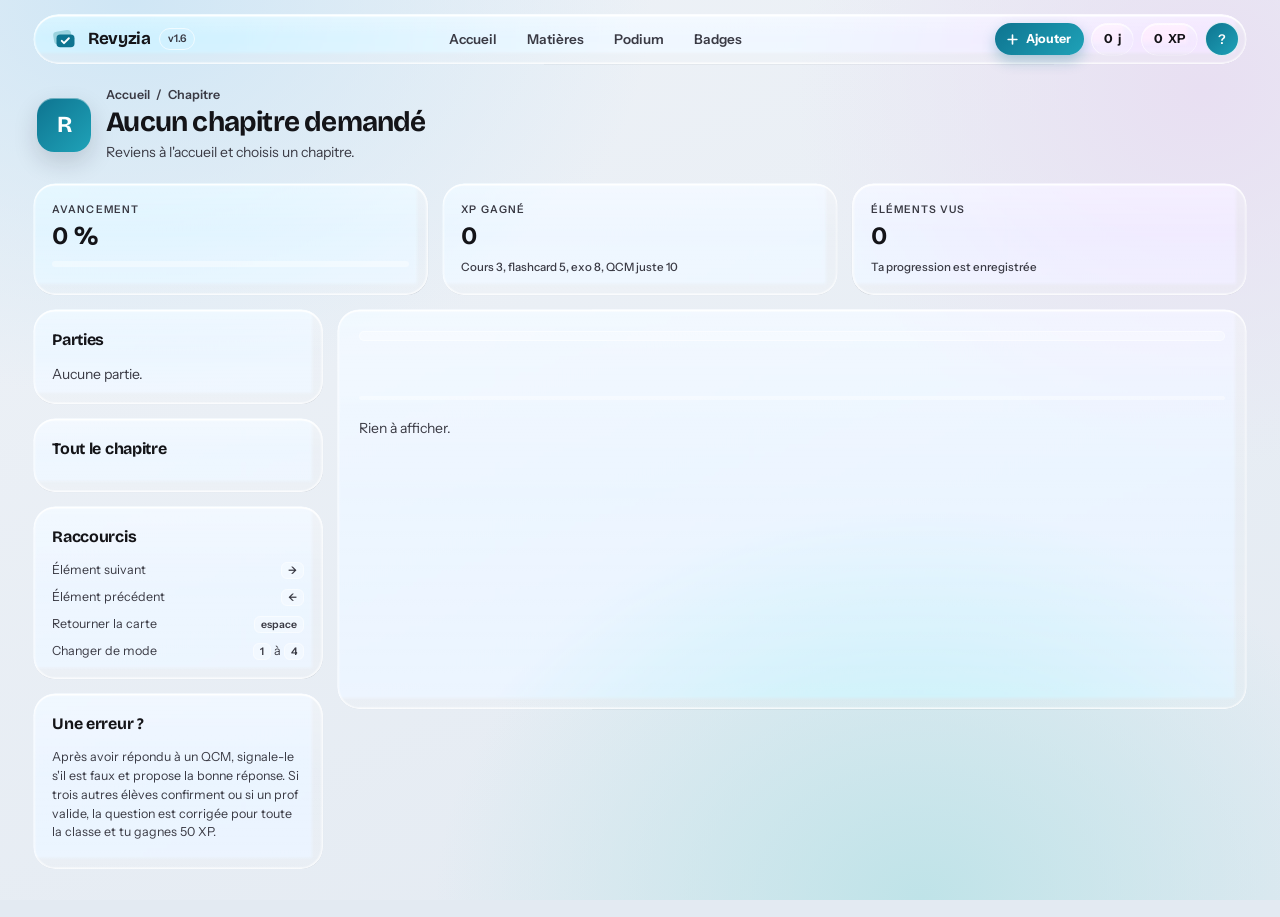
<file: revyzia-v2/chapitre.html>
<!DOCTYPE html>
<html lang="fr">
<head>
<meta charset="UTF-8">
<meta name="viewport" content="width=device-width, initial-scale=1, viewport-fit=cover">
<title>Revyzia, chapitre</title>
<link rel="preconnect" href="https://fonts.googleapis.com">
<link rel="preconnect" href="https://fonts.gstatic.com" crossorigin>
<link href="https://fonts.googleapis.com/css2?family=Bricolage+Grotesque:wght@600;700;800&family=Instrument+Sans:wght@400;500;600;700&display=swap" rel="stylesheet">
<link rel="stylesheet" href="commun.css">
<script src="commun.js"></script>
<style>
  /* ---------- en-tete du chapitre ---------- */
  .entete { display:flex; align-items:center; justify-content:space-between; gap:16px;
            flex-wrap:wrap; margin:22px 4px 20px; }
  .entete-gauche { display:flex; align-items:center; gap:15px; min-width:0; }
  .tuile { width:38px; height:38px; flex:none; border-radius:12px; display:grid; place-items:center;
           color:#fff; font-family:"Bricolage Grotesque",sans-serif; font-weight:700; font-size:16px;
           background:linear-gradient(135deg, var(--accent), var(--accent-2)); }
  .tuile.grande { width:54px; height:54px; border-radius:17px; font-size:23px;
                  box-shadow:0 10px 24px rgba(20,20,40,.16), inset 0 1px 0 rgba(255,255,255,.4); }
  .fil { display:flex; gap:6px; font-size:12.5px; font-weight:600; color:var(--encre-doux); margin-bottom:2px; }
  .fil a { color:inherit; text-decoration:none; }
  .fil a:hover { color:var(--encre); }
  .titre-chapitre { margin:0; font-size:28px; font-weight:700; letter-spacing:-.8px; line-height:1.12; }
  .sous-titre { margin:4px 0 0; font-size:14px; color:var(--encre-doux); }
  .statut { display:inline-flex; align-items:center; gap:8px; padding:8px 15px;
            font-size:12.5px; font-weight:600; color:var(--encre); }
  .point { width:8px; height:8px; border-radius:50%; flex:none; background:#2ecc63;
           box-shadow:0 0 0 3px rgba(46,204,99,.25); }
  .point.genere { background:#E0A526; box-shadow:0 0 0 3px rgba(224,165,38,.25); }

  /* parties : memes lignes internes que les matieres du hub */
  .parties { display:flex; flex-direction:column; gap:8px; }
  .partie { display:flex; gap:11px; align-items:center; width:100%; text-align:left; cursor:pointer;
            padding:10px 12px; border-radius:15px; color:var(--encre);
            background:var(--interne); border:1px solid var(--interne-bord); }
  .partie:hover { background:var(--interne-fort); }
  .partie.actif { background:var(--interne-fort); border-color:rgba(var(--accent-rgb),.55);
                  box-shadow:0 0 0 1px rgba(var(--accent-rgb),.25) inset; }
  .partie-num { width:30px; height:30px; flex:none; border-radius:10px; display:grid; place-items:center;
                font:700 13px "Bricolage Grotesque",sans-serif; color:var(--encre-doux);
                background:var(--interne); border:1px solid var(--interne-bord); }
  .partie.actif .partie-num { color:#fff; border-color:transparent;
                              background:linear-gradient(135deg, var(--accent), var(--accent-2)); }
  .partie.finie .partie-num { color:#fff; border-color:transparent; background:var(--vert); }
  .partie-texte { flex:1; min-width:0; }
  .partie-nom { display:block; font-size:13.5px; font-weight:600; line-height:1.3; }
  .partie-etat { display:block; font-size:11px; font-weight:500; color:var(--encre-doux); }

  /* ---------- carte d'etude ---------- */
  .etude { padding:18px 20px 20px; }
  .modes { display:flex; gap:4px; padding:4px; margin-bottom:18px; border-radius:15px;
           background:var(--interne); border:1px solid var(--interne-bord); }
  .mode { flex:1; display:flex; align-items:center; justify-content:center; gap:7px; height:38px;
          border:none; border-radius:11px; background:transparent; cursor:pointer;
          font-size:13.5px; font-weight:600; color:var(--encre-doux); }
  .mode:hover:not(:disabled):not(.actif) { color:var(--encre); background:var(--interne); }
  .mode.actif { color:#fff; background:linear-gradient(135deg, var(--accent), var(--accent-2));
                box-shadow:0 6px 16px rgba(var(--accent-rgb),.3); }
  .mode:disabled { opacity:.38; cursor:not-allowed; }
  .mode-nb { font-size:11px; font-weight:700; padding:1px 7px; border-radius:99px; background:var(--interne); }
  .mode.actif .mode-nb { background:rgba(255,255,255,.22); }
  .court { display:none; }

  .etude-haut { display:flex; justify-content:space-between; align-items:baseline; gap:12px; }
  .etude-haut h2 { margin:0; font-size:18px; font-weight:700; letter-spacing:-.3px; }
  .etude .barre-progres { margin:10px 0 18px; }
  #contenu { min-height:250px; display:flex; flex-direction:column; }
  #contenu > .pied { margin-top:auto; padding-top:18px; }

  /* cours */
  .bloc { padding:18px 20px; border-radius:16px; background:var(--interne); border:1px solid var(--interne-bord); }
  .bloc-type { display:inline-flex; align-items:center; gap:6px; margin-bottom:8px;
               font-size:10.5px; font-weight:600; letter-spacing:.1em; text-transform:uppercase; }
  .bloc-type::before { content:""; width:7px; height:7px; border-radius:50%; background:currentColor; }
  .bloc-titre { font-size:18px; font-weight:700; letter-spacing:-.3px; line-height:1.3; margin-bottom:6px; }
  .bloc-texte { margin:0; font-size:15.5px; line-height:1.65; }
  .bloc.definition { border-left:3px solid var(--accent); }
  .bloc.definition .bloc-type { color:var(--accent-texte); }
  .bloc.exemple { border-left:3px solid var(--vert); }
  .bloc.exemple .bloc-type { color:var(--vert); }
  .bloc.piege { border-left:3px solid var(--ambre); background:var(--ambre-fond); }
  .bloc.piege .bloc-type { color:var(--ambre); }
  .bloc.formule { text-align:center; padding:26px 20px; }
  .bloc.formule .bloc-type { color:var(--accent-texte); }
  .bloc.formule .bloc-texte { font:600 21px/1.5 "Bricolage Grotesque",sans-serif; }

  /* flashcards */
  .flash { width:100%; min-height:250px; display:flex; flex-direction:column; align-items:center;
           justify-content:center; text-align:center; gap:14px; padding:30px 26px; cursor:pointer;
           border-radius:18px; color:var(--encre);
           background:var(--interne); border:1px solid var(--interne-bord);
           transition:transform .15s ease, background .15s ease; }
  .flash:hover { background:var(--interne-fort); transform:translateY(-1px); }
  .flash.retournee { border-color:rgba(var(--accent-rgb),.5); }
  .flash-recto { font-size:22px; font-weight:700; letter-spacing:-.4px; line-height:1.3; max-width:560px; }
  .flash-trait { width:44px; height:2px; border-radius:1px; background:var(--interne-bord); }
  .flash-verso { font-size:16.5px; line-height:1.6; max-width:560px; animation:apparait .2s ease; }
  .flash-indice { display:inline-flex; align-items:center; gap:7px; font-size:12px; font-weight:600; color:var(--encre-doux); }
  @keyframes apparait { from { opacity:0; transform:translateY(4px); } to { opacity:1; transform:none; } }

  /* qcm */
  .question { font-size:19px; font-weight:700; letter-spacing:-.3px; line-height:1.35; margin:0 0 16px; }
  .reponses { display:flex; flex-direction:column; gap:9px; }
  .reponse { display:flex; align-items:center; gap:12px; width:100%; text-align:left; cursor:pointer;
             padding:11px 14px; border-radius:14px; color:var(--encre); font-size:15px; line-height:1.4;
             background:var(--interne); border:1px solid var(--interne-bord);
             transition:background .12s ease, border-color .12s ease; }
  .reponse:hover:not(:disabled) { background:var(--interne-fort); border-color:rgba(var(--accent-rgb),.5); }
  .reponse:disabled { cursor:default; }
  .lettre { width:28px; height:28px; flex:none; border-radius:9px; display:grid; place-items:center;
            font-size:12.5px; font-weight:700; color:var(--encre-doux);
            background:var(--interne); border:1px solid var(--interne-bord); }
  .reponse.juste { background:var(--vert-fond); border-color:var(--vert); font-weight:600; }
  .reponse.juste .lettre { background:var(--vert); border-color:transparent; color:#fff; }
  .reponse.faux { background:var(--rouge-fond); border-color:var(--rouge); }
  .reponse.faux .lettre { background:var(--rouge); border-color:transparent; color:#fff; }
  .reponse.estompe { opacity:.55; }
  .explication { margin-top:14px; padding:13px 16px; border-radius:14px; background:var(--teinte);
                 font-size:14.5px; line-height:1.55; animation:apparait .2s ease; }
  .explication b { font-weight:600; }
  .explication b.ok { color:var(--vert); }
  .explication b.ko { color:var(--rouge); }
  .signal { margin-top:12px; background:none; border:none; padding:0; cursor:pointer;
            font-size:12.5px; color:var(--encre-doux); text-decoration:underline; text-underline-offset:3px; }
  .signal:disabled { text-decoration:none; cursor:default; }

  /* exercices */
  .exo { padding:18px 20px; border-radius:16px; background:var(--interne); border:1px solid var(--interne-bord); }
  .exo-enonce { margin:0 0 16px; font-size:15.5px; line-height:1.65; }
  .correction { margin-top:14px; padding:15px 18px; border-radius:14px; background:var(--vert-fond);
                border-left:3px solid var(--vert); font-size:15px; line-height:1.6; animation:apparait .2s ease; }
  .correction .sur-titre { color:var(--vert); display:block; margin-bottom:5px; }

  /* boutons, ceux du hub en version compacte */
  .btn { display:inline-flex; align-items:center; justify-content:center; gap:8px;
         height:44px; padding:0 18px; border:none; border-radius:14px; color:#fff; cursor:pointer;
         background:linear-gradient(135deg, var(--accent), var(--accent-2));
         font-size:14.5px; font-weight:600; box-shadow:0 10px 24px rgba(var(--accent-rgb),.3); }
  .btn:hover { filter:brightness(1.06); }
  .btn:disabled { opacity:.4; cursor:not-allowed; filter:none; }
  .btn.sobre { background:var(--interne); color:var(--encre); border:1px solid var(--interne-bord); box-shadow:none; }
  .btn.sobre:hover:not(:disabled) { background:var(--interne-fort); }
  .pied { display:flex; align-items:center; justify-content:space-between; gap:12px; }
  .pied-boutons { display:flex; gap:8px; }
  .gain { font-size:12.5px; font-weight:600; color:var(--accent-texte); }

  /* fin de partie et etats */
  .fin { display:flex; flex-direction:column; align-items:center; text-align:center; gap:6px; padding:26px 10px 10px; }
  .fin-icone { width:56px; height:56px; border-radius:50%; display:grid; place-items:center; margin-bottom:8px;
               background:linear-gradient(135deg, var(--accent), var(--accent-2)); color:#fff;
               box-shadow:0 12px 26px rgba(var(--accent-rgb),.32); }
  .fin h3 { margin:0; font-size:21px; font-weight:700; letter-spacing:-.4px; }
  .fin p { margin:0 0 14px; font-size:14px; color:var(--encre-doux); max-width:380px; }
  .fin .pied-boutons { flex-wrap:wrap; justify-content:center; }
  .info { font-size:14px; color:var(--encre-doux); margin:0; }
  .squelette { height:14px; border-radius:7px; background:var(--interne); margin-bottom:10px; }

  /* ---------- mise en page : 3 colonnes sur grand ecran, 2 au milieu, 1 sur telephone ---------- */
  .trois { display:grid; grid-template-columns:repeat(3, minmax(0, 1fr)); gap:14px; margin-bottom:14px; }
  .espace { display:grid; gap:14px; align-items:start;
            grid-template-columns:clamp(250px, 19vw, 300px) minmax(0, 1fr) clamp(250px, 19vw, 310px);
            grid-template-areas:"parties etude infos"; }
  .zone-parties { grid-area:parties; position:sticky; top:86px; }
  .zone-etude { grid-area:etude; min-width:0; }
  .zone-infos { grid-area:infos; display:flex; flex-direction:column; gap:14px; position:sticky; top:86px; }
  .aide kbd { font-family:inherit; font-size:10.5px; font-weight:600; padding:1px 6px; border-radius:6px;
              background:var(--interne); border:1px solid var(--interne-bord); }
  .raccourcis { display:flex; flex-direction:column; gap:8px; font-size:12.5px; color:var(--encre-doux); }
  .raccourcis div { display:flex; justify-content:space-between; gap:10px; align-items:center; }
  .par-mode { display:flex; flex-direction:column; gap:11px; }
  .par-mode-ligne { font-size:12.5px; }
  .par-mode-haut { display:flex; justify-content:space-between; gap:8px; font-weight:600; }
  .par-mode-haut span:last-child { color:var(--encre-doux); font-weight:500; }
  .par-mode .barre-progres { margin-top:5px; height:4px; }
  .texte-aide { font-size:12.5px; color:var(--encre-doux); line-height:1.5; margin:0; }
  .lien-matiere { color:inherit; text-decoration:none; }
  .lien-matiere:hover { color:var(--encre); }
  .etude { padding:clamp(16px, 1.6vw, 24px); }
  #contenu { min-height:clamp(230px, 30vh, 340px); }
  .bloc-texte, .exo-enonce { max-width:72ch; }

  @media (max-width:1280px) {
    .espace { grid-template-columns:clamp(240px, 26vw, 290px) minmax(0, 1fr);
              grid-template-areas:"parties etude" "infos etude"; }
    .zone-parties, .zone-infos { position:static; }
  }
  @media (max-width:900px) {
    .espace { grid-template-columns:minmax(0, 1fr); grid-template-areas:"parties" "etude" "infos"; }
    .parties { flex-direction:row; overflow-x:auto; scroll-snap-type:x mandatory;
               margin:0 -4px; padding:0 4px 2px; scrollbar-width:none; }
    .parties::-webkit-scrollbar { display:none; }
    .partie { flex:none; width:230px; scroll-snap-align:start; }
    .carte-raccourcis { display:none !important; }
    .titre-chapitre { font-size:24px; }
    .trois { gap:10px; }
    .trois .carte { padding:13px 14px; }
    .trois .chiffre { font-size:20px; }
    .trois .detail { display:none; }
  }
  @media (max-width:560px) {
    .entete { margin:16px 2px 16px; }
    .tuile.grande { width:46px; height:46px; font-size:20px; border-radius:15px; }
    .mode { font-size:12.5px; gap:5px; }
    .long { display:none; }
    .court { display:inline; }
    .mode-nb { display:none; }
    .bloc, .exo { padding:16px; }
    .flash { min-height:220px; padding:24px 18px; }
    .flash-recto { font-size:19.5px; }
    .pied { flex-wrap:wrap; }
    .pied-boutons { flex:1; justify-content:flex-end; }
  }
  @media (hover:none) { .carte-raccourcis { display:none !important; } }
  .court { display:none; }
  @media (max-width:560px) { .court { display:inline; } }
</style>
</head>
<body>
<script>RVZ.debut();</script>

<div id="page">
  <header id="barre"></header>
  <script>RVZ.barre("chapitre");</script>

  <div class="entete">
    <div class="entete-gauche">
      <span class="tuile grande" id="tuile">R</span>
      <div style="min-width:0">
        <div class="fil"><a href="./">Accueil</a><span>/</span><a class="lien-matiere" id="filMatiere" href="./#matieres">Chapitre</a></div>
        <h1 class="titre-chapitre" id="titre">Chargement...</h1>
        <p class="sous-titre" id="sousTitre"></p>
      </div>
    </div>
    <span class="pilule statut" id="statut" style="display:none">
      <span class="point" id="statutPoint"></span>
      <span id="statutTexte"></span>
    </span>
  </div>

  <div class="trois">
    <div class="carte">
      <div class="sur-titre">Avancement</div>
      <div class="chiffre" id="avancement">0 %</div>
      <span class="barre-progres"><span id="barreAvancement" style="width:0%"></span></span>
    </div>
    <div class="carte">
      <div class="sur-titre">XP gagné</div>
      <div class="chiffre"><span id="xpChapitre">0</span> <span class="chiffre-sous" id="xpPossible"></span></div>
      <div class="detail">Cours 3, flashcard 5, exo 8, QCM juste 10</div>
    </div>
    <div class="carte">
      <div class="sur-titre"><span class="long">Éléments vus</span><span class="court">Vus</span></div>
      <div class="chiffre"><span id="vus">0</span> <span class="chiffre-sous" id="vusTotal"></span></div>
      <div class="detail" id="vusDetail">Ta progression est enregistrée</div>
    </div>
  </div>

  <div class="espace">
    <div class="carte zone-parties">
      <div class="carte-haut">
        <h2>Parties</h2>
        <span class="compteur" id="compteurParties"></span>
      </div>
      <div class="parties" id="onglets">
        <div class="squelette" style="width:80%"></div>
        <div class="squelette" style="width:60%"></div>
      </div>
    </div>

    <div class="zone-etude">
      <div class="carte etude">
        <div class="modes" id="modes"></div>
        <div class="etude-haut">
          <h2 id="titrePartie">&nbsp;</h2>
          <span class="compteur" id="position"></span>
        </div>
        <span class="barre-progres fine"><span id="barrePosition" style="width:0%"></span></span>
        <div id="contenu">
          <div class="squelette" style="width:90%"></div>
          <div class="squelette" style="width:75%"></div>
          <div class="squelette" style="width:82%"></div>
        </div>
      </div>
    </div>

    <div class="zone-infos">
      <div class="carte">
        <div class="carte-haut"><h2>Tout le chapitre</h2><span class="compteur" id="compteurChapitre"></span></div>
        <div class="par-mode" id="parMode"></div>
      </div>
      <div class="carte carte-raccourcis">
        <div class="carte-haut"><h2>Raccourcis</h2></div>
        <div class="raccourcis">
          <div><span>Élément suivant</span><span class="aide"><kbd>→</kbd></span></div>
          <div><span>Élément précédent</span><span class="aide"><kbd>←</kbd></span></div>
          <div><span>Retourner la carte</span><span class="aide"><kbd>espace</kbd></span></div>
          <div><span>Changer de mode</span><span class="aide"><kbd>1</kbd> à <kbd>4</kbd></span></div>
        </div>
      </div>
      <div class="carte">
        <div class="carte-haut"><h2>Une erreur ?</h2></div>
        <p class="texte-aide">Après avoir répondu à un QCM, signale-le s'il est faux et propose la bonne réponse. Si trois autres élèves confirment ou si un prof valide, la question est corrigée pour toute la classe et tu gagnes 50 XP.</p>
        <p class="texte-aide" id="infoCorrections" style="margin-top:8px;font-weight:600;color:var(--ambre)"></p>
      </div>
    </div>
  </div>
</div>

<script>
(function () {
  "use strict";

  var MODES = ["cours", "flashcards", "qcm", "exercices"];
  var XP_PAR_MODE = { cours: 3, flashcards: 5, qcm: 10, exercices: 8 };
  var NOMS_MODES = { cours: "Cours", flashcards: "Flashcards", qcm: "QCM", exercices: "Exercices" };
  var NOMS_COURTS = { cours: "Cours", flashcards: "Cartes", qcm: "QCM", exercices: "Exos" };
  var NOMS_BLOCS = { definition: "Définition", exemple: "Exemple", piege: "Piège", formule: "Formule", paragraphe: "" };
  var $ = function (id) { return document.getElementById(id); };

  var chapitre = null, sectionActive = 0, modeActif = "cours", index = 0;
  var faits = {};          // cle d'item -> XP gagne
  var utilisateur = null, refProgression = null;
  var verso = false, repondu = false, correctionVisible = false;

  // ---------- demarrage : un fichier du depot, sinon un chapitre publie dans Firestore
  var id = new URLSearchParams(location.search).get("c");
  if (!id) { erreurPage("Aucun chapitre demandé", "Reviens à l'accueil et choisis un chapitre."); return; }
  var fichier = fetch("cours/" + encodeURIComponent(id) + ".json")
    .then(function (r) { return r.ok ? r.json() : null; })
    .catch(function () { return null; });

  RVZ.demarrer({
    surDeconnecte: function () {
      fichier.then(function (f) {
        if (!f) { erreurPage("Connecte-toi pour voir ce chapitre", "Retourne à l'accueil pour te connecter."); return; }
        chapitre = f; afficherEntete(); construire();
      });
    },
    surErreur: function (e) { erreurPage("Revyzia ne répond pas", e.message); },
    surPret: function (etat) {
      utilisateur = RVZ.utilisateur;
      fichier.then(function (f) {
        if (f) return f;
        return RVZ.db.collection("chapitres").doc(id).get().then(function (d) {
          if (!d.exists) throw new Error("Ce chapitre n'existe pas ou a été retiré.");
          return d.data();
        });
      }).then(function (c) {
        chapitre = c;
        if (!chapitre.id) chapitre.id = id;
        afficherEntete();
        refProgression = RVZ.db.collection("users").doc(utilisateur.uid).collection("progression").doc(chapitre.id);
        var p = etat.progression[chapitre.id];
        if (p && p.itemsFaits) for (var k in p.itemsFaits) { faits[k] = p.itemsFaits[k]; envoyes[k] = true; }
        return lireCorrections().then(construire);
      }).catch(function (e) {
        console.error("[Revyzia] echec", e);
        erreurPage("Chapitre introuvable", e.message);
      });
    }
  });

  function erreurPage(titre, message) {
    $("titre").textContent = titre;
    $("sousTitre").textContent = message || "";
    $("onglets").innerHTML = '<p class="info">Aucune partie.</p>';
    $("contenu").innerHTML = '<p class="info">Rien à afficher.</p>';
  }

  function afficherEntete() {
    document.title = "Revyzia, " + chapitre.titre;
    var nomMatiere = chapitre.matiereNom || chapitre.matiere || "Chapitre";
    $("titre").textContent = chapitre.titre;
    $("filMatiere").textContent = nomMatiere;
    $("sousTitre").textContent = chapitre.sousTitre || "";

    var tuile = $("tuile");
    tuile.style.background = RVZ.couleurMatiere(chapitre.matiere);
    $("filMatiere").href = "./#matieres/" + encodeURIComponent(chapitre.matiere || "");
    tuile.textContent = nomMatiere.charAt(0).toUpperCase();

    var bouts = [];
    if (chapitre.niveau) bouts.push(chapitre.niveau);
    var genere = chapitre.statut === "genere";
    bouts.push(genere ? "Généré depuis un cours" : "Écrit à la main");
    $("statutTexte").textContent = bouts.join(" · ");
    $("statutPoint").className = "point" + (genere ? " genere" : "");
    $("statut").style.display = "";
  }

  // ---------- navigation
  function construire() {
    construireParties();
    construireModes();
    rendre();
    majCompteurs();
  }

  function construireParties() {
    var o = $("onglets");
    o.innerHTML = "";
    $("compteurParties").textContent = chapitre.sections.length + (chapitre.sections.length > 1 ? " parties" : " partie");
    chapitre.sections.forEach(function (s, i) {
      var total = 0, vus = 0;
      MODES.forEach(function (m) {
        (s[m] || []).forEach(function (item, j) {
          total++;
          if (faits[cleDe(s, m, item, j)]) vus++;
        });
      });
      var b = document.createElement("button");
      b.className = "partie" + (i === sectionActive ? " actif" : "") + (total && vus === total && i !== sectionActive ? " finie" : "");
      var num = document.createElement("span");
      num.className = "partie-num";
      num.textContent = total && vus === total && i !== sectionActive ? "✓" : String(i + 1);
      var texte = document.createElement("span");
      texte.className = "partie-texte";
      var nom = document.createElement("span");
      nom.className = "partie-nom"; nom.textContent = s.titre;
      var etat = document.createElement("span");
      etat.className = "partie-etat"; etat.textContent = vus + " sur " + total + " vus";
      var barre = document.createElement("span");
      barre.className = "barre-progres fine";
      barre.innerHTML = '<span style="width:' + (total ? Math.round(vus / total * 100) : 0) + '%"></span>';
      texte.appendChild(nom); texte.appendChild(etat); texte.appendChild(barre);
      b.appendChild(num); b.appendChild(texte);
      b.addEventListener("click", function () {
        allerPartie(i);
      });
      o.appendChild(b);
    });
    var actif = o.querySelector(".partie.actif");
    if (actif && o.scrollWidth > o.clientWidth) o.scrollLeft = actif.offsetLeft - 4;
  }

  function allerPartie(i) {
    sectionActive = i; index = 0; reinitialiser(); construire();
    if (window.innerWidth <= 900) $("modes").scrollIntoView({ behavior: "smooth", block: "nearest" });
  }

  function construireModes() {
    if (itemsDe(modeActif).length === 0) {
      var premier = MODES.find(function (x) { return itemsDe(x).length; });
      if (premier) modeActif = premier;
    }
    var m = $("modes");
    m.innerHTML = "";
    MODES.forEach(function (mode) {
      var items = itemsDe(mode);
      var b = document.createElement("button");
      b.className = "mode" + (mode === modeActif ? " actif" : "");
      b.innerHTML = '<span class="long">' + NOMS_MODES[mode] + '</span><span class="court">' + NOMS_COURTS[mode] +
                    '</span><span class="mode-nb">' + items.length + '</span>';
      b.disabled = items.length === 0;
      b.addEventListener("click", function () {
        modeActif = mode; index = 0; reinitialiser(); construire();
      });
      m.appendChild(b);
    });
  }

  function section() { return chapitre.sections[sectionActive]; }
  function itemsDe(mode) {
    var l = (section() && section()[mode]) || [];
    return mode === "qcm" ? l.filter(function (q) { return !q.retire; }) : l;
  }
  function reinitialiser() { verso = false; repondu = false; correctionVisible = false; }

  function cleDe(s, mode, item, i) { return s.id + "__" + mode + "__" + (item.id || i); }
  function cleItem(mode, item, i) { return cleDe(section(), mode, item, i); }

  // ---------- rendu
  function rendre() {
    var items = itemsDe(modeActif);
    var zone = $("contenu");
    zone.innerHTML = "";
    $("titrePartie").textContent = section() ? section().titre : "";

    if (!items.length) {
      $("position").textContent = "";
      $("barrePosition").style.width = "0%";
      zone.innerHTML = '<p class="info">Rien dans cette partie pour le moment.</p>';
      return;
    }
    var fini = index >= items.length;
    $("position").textContent = fini ? items.length + " sur " + items.length : (index + 1) + " sur " + items.length;
    $("barrePosition").style.width = Math.round(Math.min(index + (fini ? 0 : 1), items.length) / items.length * 100) + "%";
    if (fini) return finPartie(zone, items.length);

    var item = items[index];
    if (modeActif === "cours") rendreCours(zone, item);
    else if (modeActif === "flashcards") rendreFlash(zone, item);
    else if (modeActif === "qcm") rendreQcm(zone, item);
    else rendreExo(zone, item);

    zone.appendChild(pied(items.length, item));
  }

  function rendreCours(zone, item) {
    var type = NOMS_BLOCS.hasOwnProperty(item.type) ? item.type : "paragraphe";
    var bloc = document.createElement("div");
    bloc.className = "bloc " + type;
    if (NOMS_BLOCS[type]) {
      var l = document.createElement("div");
      l.className = "bloc-type"; l.textContent = NOMS_BLOCS[type];
      bloc.appendChild(l);
    }
    if (item.titre) {
      var t = document.createElement("div");
      t.className = "bloc-titre"; t.textContent = item.titre;
      bloc.appendChild(t);
    }
    var p = document.createElement("p");
    p.className = "bloc-texte";
    p.textContent = item.texte || "";
    bloc.appendChild(p);
    zone.appendChild(bloc);
  }

  function rendreFlash(zone, item) {
    var carte = document.createElement("button");
    carte.className = "flash" + (verso ? " retournee" : "");
    var etiquette = document.createElement("span");
    etiquette.className = "sur-titre";
    etiquette.textContent = "Question";
    carte.appendChild(etiquette);
    var recto = document.createElement("span");
    recto.className = "flash-recto"; recto.textContent = item.recto;
    carte.appendChild(recto);
    if (verso) {
      var trait = document.createElement("span");
      trait.className = "flash-trait";
      carte.appendChild(trait);
      var et2 = document.createElement("span");
      et2.className = "sur-titre"; et2.textContent = "Réponse";
      carte.appendChild(et2);
      var v = document.createElement("span");
      v.className = "flash-verso"; v.textContent = item.verso;
      carte.appendChild(v);
    } else {
      var ind = document.createElement("span");
      ind.className = "flash-indice";
      ind.innerHTML = '<svg width="14" height="14" viewBox="0 0 24 24" fill="none" stroke="currentColor" stroke-width="2.2" stroke-linecap="round" stroke-linejoin="round"><path d="M3 12a9 9 0 0115.5-6.3L21 8"/><path d="M21 3v5h-5"/><path d="M21 12a9 9 0 01-15.5 6.3L3 16"/><path d="M3 21v-5h5"/></svg>Touche la carte pour voir la réponse';
      carte.appendChild(ind);
    }
    carte.addEventListener("click", retourner);
    zone.appendChild(carte);
  }

  function retourner() {
    if (modeActif !== "flashcards") return;
    var item = itemsDe("flashcards")[index];
    if (!item) return;
    verso = !verso;
    if (verso) marquer(cleItem("flashcards", item, index), "flashcards");
    rendre();
  }

  function rendreQcm(zone, item) {
    var q = document.createElement("h3");
    q.className = "question"; q.textContent = item.question;
    zone.appendChild(q);

    var liste = document.createElement("div");
    liste.className = "reponses";
    item.options.forEach(function (texte, i) {
      var b = document.createElement("button");
      b.className = "reponse";
      var lettre = document.createElement("span");
      lettre.className = "lettre"; lettre.textContent = "ABCDEF".charAt(i);
      var t = document.createElement("span");
      t.textContent = texte;
      b.appendChild(lettre); b.appendChild(t);
      b.disabled = !!repondu;
      if (repondu) {
        if (i === item.bonne) b.classList.add("juste");
        else if (i === repondu.choix) b.classList.add("faux");
        else b.classList.add("estompe");
      }
      b.addEventListener("click", function () {
        repondu = { choix: i, juste: i === item.bonne };
        if (repondu.juste) marquer(cleItem("qcm", item, index), "qcm");
        rendre();
      });
      liste.appendChild(b);
    });
    zone.appendChild(liste);

    if (repondu) {
      var e = document.createElement("div");
      e.className = "explication";
      var mot = document.createElement("b");
      mot.className = repondu.juste ? "ok" : "ko";
      mot.textContent = repondu.juste ? "Juste. " : "Pas tout à fait. ";
      e.appendChild(mot);
      e.appendChild(document.createTextNode(item.explication || ""));
      zone.appendChild(e);

      zoneCorrection(zone, item);
    } else if (item.corrige) {
      var c0 = document.createElement("div");
      c0.className = "corrigee";
      c0.innerHTML = RVZ.ICONES.coche + "Question corrigée par la classe";
      zone.appendChild(c0);
    }
  }

  /* ---------- corrections : 3 eleves confirment ou un prof tranche, 50 XP pour l'auteur */
  var corrections = [];
  function cleQ(sectionId, itemId) { return sectionId + "__" + itemId; }
  function lireCorrections() {
    if (!utilisateur) return Promise.resolve();
    return RVZ.db.collection("corrections").where("chapitre", "==", chapitre.id).get().then(function (lot) {
      corrections = [];
      lot.forEach(function (d) { var c = d.data(); c.id = d.id; corrections.push(c); });
      appliquerCorrections();
    }).catch(function (e) { console.warn("[Revyzia] corrections illisibles", e); });
  }
  function appliquerCorrections() {
    chapitre.sections.forEach(function (s) {
      (s.qcm || []).forEach(function (q, i) {
        var c = corrections.filter(function (x) { return x.statut === "confirmee" && x.section === s.id && x.item === String(q.id || i); })[0];
        if (!c) return;
        if (c.proposition >= 0 && c.proposition < q.options.length) { q.bonne = c.proposition; q.corrige = true; }
        else q.retire = true;
      });
    });
    var ouvertes = corrections.filter(function (c) { return c.statut === "ouverte"; }).length;
    var info = $("infoCorrections");
    if (info) info.textContent = ouvertes ? ouvertes + " question" + (ouvertes > 1 ? "s signalées attendent" : " signalée attend") + " des confirmations." : "";
  }
  function estProf() { return RVZ.fiche && (RVZ.fiche.role === "prof" || RVZ.fiche.role === "admin"); }

  function zoneCorrection(zone, item) {
    var itemId = String(item.id || index);
    var ouverte = corrections.filter(function (c) {
      return c.statut === "ouverte" && c.section === section().id && c.item === itemId;
    })[0];
    if (item.corrige) {
      var c0 = document.createElement("div");
      c0.className = "corrigee";
      c0.innerHTML = RVZ.ICONES.coche + "Question corrigée par la classe";
      zone.appendChild(c0);
    }
    if (!utilisateur) return;
    if (ouverte) {
      var b = document.createElement("div");
      b.className = "signalement";
      var n = (ouverte.confirmations || []).length;
      var prop = ouverte.proposition >= 0 ? "la bonne réponse serait " + "ABCDEF".charAt(ouverte.proposition) : "aucune réponse ne serait juste";
      b.innerHTML = "<b>Signalée par " + RVZ.echapper(ouverte.auteurPrenom || "un élève") + "</b> : " + prop + "." +
        (ouverte.message ? " « " + RVZ.echapper(ouverte.message) + " »" : "") +
        "<br>" + n + " confirmation" + (n > 1 ? "s" : "") + " sur 3.";
      var actions = document.createElement("div");
      actions.className = "actions";
      var moi = utilisateur.uid;
      if (ouverte.auteur !== moi && (ouverte.confirmations || []).indexOf(moi) === -1) {
        actions.appendChild(boutonCorrection("Je confirme l'erreur", "btn petit", function () { confirmer(ouverte); }));
      } else {
        var t = document.createElement("span");
        t.className = "compteur";
        t.textContent = ouverte.auteur === moi ? "C'est ton signalement, il attend la classe." : "Tu as déjà confirmé.";
        actions.appendChild(t);
      }
      if (estProf()) {
        actions.appendChild(boutonCorrection("Valider (prof)", "btn sobre petit", function () { trancher(ouverte, "confirmee"); }));
        actions.appendChild(boutonCorrection("Rejeter", "btn sobre petit", function () { trancher(ouverte, "rejetee"); }));
      }
      b.appendChild(actions);
      zone.appendChild(b);
      return;
    }
    var s = document.createElement("button");
    s.className = "signal";
    s.textContent = "Cette question est fausse ?";
    s.addEventListener("click", function () { s.remove(); formulaireCorrection(zone, item, itemId); });
    zone.appendChild(s);
  }
  function boutonCorrection(texte, classe, action) {
    var b = document.createElement("button");
    b.className = classe; b.textContent = texte;
    b.addEventListener("click", function () { b.disabled = true; action(); });
    return b;
  }
  function formulaireCorrection(zone, item, itemId) {
    var f = document.createElement("div");
    f.className = "formulaire-signal";
    f.innerHTML = '<div class="sur-titre">Signaler une erreur</div>' +
      '<select>' + item.options.map(function (o, i) {
        return '<option value="' + i + '">La bonne réponse est ' + "ABCDEF".charAt(i) + ' : ' + RVZ.echapper(o) + '</option>';
      }).join("") + '<option value="-1">Aucune réponse n\'est juste, il faut retirer la question</option></select>' +
      '<textarea maxlength="500" placeholder="Pourquoi ? Par exemple : le cours page 3 dit l\'inverse."></textarea>' +
      '<div class="actions"></div>';
    var sel = f.querySelector("select");
    sel.value = String(repondu && !repondu.juste ? repondu.choix : (item.bonne === 0 ? 1 : 0));
    var actions = f.querySelector(".actions");
    actions.appendChild(boutonCorrection("Envoyer", "btn petit", function () {
      var proposition = parseInt(sel.value, 10);
      if (proposition === item.bonne) { RVZ.toast("C'est déjà la réponse retenue"); rendre(); return; }
      RVZ.db.collection("corrections").add({
        chapitre: chapitre.id, section: section().id, item: itemId, question: String(item.question).slice(0, 300),
        proposition: proposition, message: f.querySelector("textarea").value.trim().slice(0, 500),
        auteur: utilisateur.uid, auteurPrenom: RVZ.prenom().slice(0, 40),
        confirmations: [], statut: "ouverte", recompensee: false,
        creele: firebase.firestore.FieldValue.serverTimestamp()
      }).then(function () {
        RVZ.toast("Signalé. Si 3 élèves confirment ou si un prof valide, tu gagnes 50 XP");
        return lireCorrections();
      }).catch(function (e) {
        console.error("[Revyzia] signalement refuse", e);
        RVZ.toast("Signalement non envoyé : " + (e.code || e.message));
      }).then(rendre);
    }));
    actions.appendChild(boutonCorrection("Annuler", "btn sobre petit", rendre));
    var pied = zone.querySelector(".pied");
    if (pied) zone.insertBefore(f, pied); else zone.appendChild(f);
    f.querySelector("textarea").focus();
  }
  function confirmer(c) {
    var liste = (c.confirmations || []).concat([utilisateur.uid]);
    RVZ.db.collection("corrections").doc(c.id).update({
      confirmations: firebase.firestore.FieldValue.arrayUnion(utilisateur.uid),
      statut: liste.length >= 3 ? "confirmee" : "ouverte"
    }).then(function () {
      RVZ.toast(liste.length >= 3 ? "Correction confirmée par la classe" : "Merci, confirmation enregistrée");
      return lireCorrections();
    }).catch(function (e) {
      console.error("[Revyzia] confirmation refusee", e);
      RVZ.toast("Confirmation refusée : " + (e.code || e.message));
    }).then(rendre);
  }
  function trancher(c, statut) {
    RVZ.db.collection("corrections").doc(c.id).update({ statut: statut, parProf: utilisateur.uid }).then(function () {
      RVZ.toast(statut === "confirmee" ? "Correction validée" : "Signalement rejeté");
      return lireCorrections();
    }).catch(function (e) { RVZ.toast("Refusé : " + (e.code || e.message)); }).then(rendre);
  }

  function rendreExo(zone, item) {
    var bloc = document.createElement("div");
    bloc.className = "exo";
    var l = document.createElement("div");
    l.className = "sur-titre"; l.style.marginBottom = "8px";
    l.textContent = "Exercice";
    bloc.appendChild(l);
    var e = document.createElement("p");
    e.className = "exo-enonce"; e.textContent = item.enonce;
    bloc.appendChild(e);

    var b = document.createElement("button");
    b.className = "btn sobre";
    b.textContent = correctionVisible ? "Masquer la correction" : "Voir la correction";
    bloc.appendChild(b);

    if (correctionVisible) {
      var c = document.createElement("div");
      c.className = "correction";
      c.innerHTML = '<span class="sur-titre">Correction</span>';
      c.appendChild(document.createTextNode(item.correction || ""));
      bloc.appendChild(c);
    }
    b.addEventListener("click", function () {
      correctionVisible = !correctionVisible;
      if (correctionVisible) marquer(cleItem("exercices", item, index), "exercices");
      rendre();
    });
    zone.appendChild(bloc);
  }

  function pied(total, item) {
    var p = document.createElement("div");
    p.className = "pied";

    var gauche = document.createElement("span");
    gauche.className = "gain";
    var cle = cleItem(modeActif, item, index);
    gauche.textContent = faits[cle] ? "+" + faits[cle] + " XP gagnés" : "";
    p.appendChild(gauche);

    var boutons = document.createElement("div");
    boutons.className = "pied-boutons";

    var prec = document.createElement("button");
    prec.className = "btn sobre"; prec.textContent = "Précédent";
    prec.disabled = index === 0;
    prec.addEventListener("click", precedent);
    boutons.appendChild(prec);

    var suiv = document.createElement("button");
    suiv.className = "btn";
    suiv.innerHTML = (index === total - 1 ? "Terminer" : "Suivant") +
      ' <svg width="16" height="16" viewBox="0 0 24 24" fill="none" stroke="currentColor" stroke-width="2.4" stroke-linecap="round" stroke-linejoin="round"><path d="M5 12h14"/><path d="M13 6l6 6-6 6"/></svg>';
    suiv.addEventListener("click", suivant);
    boutons.appendChild(suiv);

    p.appendChild(boutons);
    return p;
  }

  function suivant() {
    var items = itemsDe(modeActif);
    if (index >= items.length) return;
    if (modeActif === "cours") marquer(cleItem("cours", items[index], index), "cours");
    index++; reinitialiser(); rendre(); majCompteurs();
  }
  function precedent() {
    if (index === 0) return;
    index--; reinitialiser(); rendre();
  }

  function finPartie(zone, total) {
    var c = document.createElement("div");
    c.className = "fin";
    c.innerHTML = '<span class="fin-icone"><svg width="26" height="26" viewBox="0 0 24 24" fill="none" stroke="currentColor" stroke-width="2.6" stroke-linecap="round" stroke-linejoin="round"><path d="M20 6L9 17l-5-5"/></svg></span>';
    var h = document.createElement("h3");
    h.textContent = { cours: "Cours terminé", flashcards: "Flashcards terminées", qcm: "QCM terminé", exercices: "Exercices terminés" }[modeActif];
    c.appendChild(h);
    var p = document.createElement("p");
    var autre = MODES.filter(function (m) { return m !== modeActif && itemsDe(m).length; })[0];
    p.textContent = total + " élément" + (total > 1 ? "s" : "") + " dans « " + section().titre + " »." +
      (autre ? " Passe " + { cours: "au cours", flashcards: "aux flashcards", qcm: "au QCM", exercices: "aux exercices" }[autre] + " pour ancrer la partie." : "");
    c.appendChild(p);

    var boutons = document.createElement("div");
    boutons.className = "pied-boutons";
    var r = document.createElement("button");
    r.className = "btn sobre"; r.textContent = "Recommencer";
    r.addEventListener("click", function () { index = 0; reinitialiser(); rendre(); });
    boutons.appendChild(r);

    if (autre) {
      var a = document.createElement("button");
      a.className = "btn"; a.textContent = NOMS_MODES[autre];
      a.addEventListener("click", function () { modeActif = autre; index = 0; reinitialiser(); construire(); });
      boutons.appendChild(a);
    } else if (sectionActive < chapitre.sections.length - 1) {
      var s = document.createElement("button");
      s.className = "btn"; s.textContent = "Partie suivante";
      s.addEventListener("click", function () { modeActif = "cours"; allerPartie(sectionActive + 1); });
      boutons.appendChild(s);
    } else {
      var acc = document.createElement("a");
      acc.className = "btn"; acc.href = "./"; acc.style.textDecoration = "none";
      acc.textContent = "Retour à l'accueil";
      boutons.appendChild(acc);
    }
    c.appendChild(boutons);
    zone.appendChild(c);
    majCompteurs();
  }

  // ---------- clavier : fleches pour avancer, espace pour retourner
  document.addEventListener("keydown", function (e) {
    if (!chapitre || e.metaKey || e.ctrlKey || e.altKey) return;
    var cible = e.target && e.target.tagName;
    if (cible === "INPUT" || cible === "TEXTAREA") return;
    if (e.key === "ArrowRight") { e.preventDefault(); suivant(); }
    else if (e.key === "ArrowLeft") { e.preventDefault(); precedent(); }
    else if ((e.key === " " || e.key === "Enter") && modeActif === "flashcards") { e.preventDefault(); retourner(); }
    else if (/^[1-4]$/.test(e.key)) {
      var m = MODES[+e.key - 1];
      if (itemsDe(m).length) { modeActif = m; index = 0; reinitialiser(); construire(); }
    }
  });

  // ---------- progression
  function marquer(cle, mode) {
    if (faits[cle]) return;
    faits[cle] = XP_PAR_MODE[mode] || 0;
    if (utilisateur) RVZ.gagnerXp(faits[cle]);
    majCompteurs();
    construireParties();
    enregistrer();
  }

  /* La progression part par paquets de 12 elements au plus, une ecriture toutes les 2,6 s :
     c'est ce que les regles Firestore acceptent. Rien n'est perdu si on clique vite. */
  var enAttente = {}, enEcriture = null, dernierEnvoi = 0, echecs = 0;
  function enregistrer() {
    if (!utilisateur || !refProgression) return;
    for (var k in faits) if (faits.hasOwnProperty(k) && !(k in envoyes)) { enAttente[k] = faits[k]; envoyes[k] = true; }
    planifier(800);
  }
  var envoyes = {};
  function planifier(delai) {
    clearTimeout(enEcriture);
    enEcriture = setTimeout(envoyer, Math.max(delai, dernierEnvoi + 2600 - Date.now(), 0));
  }
  function envoyer() {
    var cles = Object.keys(enAttente).slice(0, 12);
    if (!cles.length) return;
    var paquet = {}, delta = 0;
    cles.forEach(function (k) { paquet[k] = enAttente[k]; delta += enAttente[k]; });
    var total = nombreTotalItems();
    dernierEnvoi = Date.now();
    refProgression.set({
      chapitre: chapitre.id,
      matiere: chapitre.matiere || "",
      itemsFaits: paquet,
      xpGagne: firebase.firestore.FieldValue.increment(delta),
      avancement: total ? Math.min(100, Math.round(Object.keys(faits).length / total * 100)) : 0,
      maj: firebase.firestore.FieldValue.serverTimestamp()
    }, { merge: true }).then(function () {
      cles.forEach(function (k) { delete enAttente[k]; });
      echecs = 0;
      if (Object.keys(enAttente).length) planifier(2600);
    }).catch(function (e) {
      echecs++;
      console.error("[Revyzia] progression refusee (" + echecs + ")", e && e.code);
      if (echecs < 4) planifier(4000 * echecs);
      else $("vusDetail").textContent = "Progression non enregistrée, recharge la page";
    });
  }
  window.addEventListener("pagehide", function () { if (Object.keys(enAttente).length) envoyer(); });

  function totalXp() {
    var t = 0;
    for (var k in faits) if (faits.hasOwnProperty(k)) t += faits[k] || 0;
    return t;
  }

  function nombreTotalItems() {
    var n = 0;
    chapitre.sections.forEach(function (s) {
      MODES.forEach(function (m) { n += ((s[m]) || []).length; });
    });
    return n;
  }

  function xpPossible() {
    var n = 0;
    chapitre.sections.forEach(function (s) {
      MODES.forEach(function (m) { n += ((s[m]) || []).length * XP_PAR_MODE[m]; });
    });
    return n;
  }

  function majCompteurs() {
    var total = nombreTotalItems();
    var vus = Object.keys(faits).length;
    var pourcent = total ? Math.min(100, Math.round(vus / total * 100)) : 0;
    $("avancement").textContent = pourcent + " %";
    $("barreAvancement").style.width = pourcent + "%";
    $("xpChapitre").textContent = totalXp();
    $("xpPossible").textContent = "sur " + xpPossible();
    $("vus").textContent = vus;
    $("vusTotal").textContent = "sur " + total;
    $("compteurChapitre").textContent = pourcent + " %";
    var html = "";
    MODES.forEach(function (m) {
      var n = 0, v = 0;
      chapitre.sections.forEach(function (s) {
        (s[m] || []).forEach(function (item, j) { n++; if (faits[cleDe(s, m, item, j)]) v++; });
      });
      if (!n) return;
      html += '<div class="par-mode-ligne"><div class="par-mode-haut"><span>' + NOMS_MODES[m] + '</span><span>' + v + ' sur ' + n + '</span></div>' +
              '<span class="barre-progres"><span style="width:' + Math.round(v / n * 100) + '%"></span></span></div>';
    });
    $("parMode").innerHTML = html;
    if (!utilisateur) $("vusDetail").textContent = "Connecte-toi pour garder ta progression";
  }
})();
</script>
</body>
</html>
</file>
<file: revyzia-v2/commun.css>
/* =====================================================================
   Revyzia v1.6, socle commun aux pages (hub, chapitre, ajouter)
   Theme, couleur, fond et effet sont poses sur <html> par commun.js :
   data-theme="clair|sombre", data-accent, data-fond, data-effet
   ===================================================================== */

:root {
  --accent:#0E7490; --accent-2:#1FA2B8; --accent-fonce:#0A4A5C; --accent-rgb:14,116,144;
  --accent-texte:#0E7490;
  --encre:#141418; --encre-doux:#3a3a44;
  --verre-fond:linear-gradient(180deg, rgba(255,255,255,.32), rgba(255,255,255,.09) 45%, rgba(255,255,255,.14));
  --verre-bord:rgba(255,255,255,.65);
  --verre-ombre:0 16px 40px rgba(20,20,40,.16), 0 2px 8px rgba(20,20,40,.08),
                inset 0 1.5px 1px rgba(255,255,255,.95), inset 0 -1px 1px rgba(255,255,255,.4),
                inset 1.5px 0 1px rgba(255,255,255,.35), inset -1.5px 0 1px rgba(255,255,255,.28);
  --menu-fond:linear-gradient(180deg, rgba(250,252,255,.9), rgba(246,249,252,.82) 45%, rgba(246,249,252,.86));
  --interne:rgba(255,255,255,.28);
  --interne-fort:rgba(255,255,255,.46);
  --interne-bord:rgba(255,255,255,.45);
  --trait:rgba(20,20,40,.12);
  --teinte:rgba(var(--accent-rgb),.12);
  --rouge:#b7492f; --rouge-fond:rgba(183,73,47,.13);
  --vert:#1D7A4C; --vert-fond:rgba(29,122,76,.13);
  --ambre:#8A5A00; --ambre-fond:rgba(170,112,0,.14);
  --fond-uni:#E3EAF2;
  --fond:
    radial-gradient(820px 620px at 10% 0%, #CFE6F5 0%, rgba(207,230,245,0) 64%),
    radial-gradient(680px 620px at 94% 10%, #E8DFF2 0%, rgba(232,223,242,0) 60%),
    radial-gradient(760px 600px at 72% 100%, #BFE3E8 0%, rgba(191,227,232,0) 64%),
    linear-gradient(160deg, #EEF2F7 0%, #E3EAF2 100%);
  color-scheme:light;
}
:root[data-theme="sombre"] {
  --accent-texte:#7FD3E0;
  --encre:#F4F6FA; --encre-doux:#B3BCC9;
  --verre-fond:linear-gradient(180deg, rgba(255,255,255,.14), rgba(255,255,255,.05) 45%, rgba(255,255,255,.08));
  --verre-bord:rgba(255,255,255,.22);
  --verre-ombre:0 16px 40px rgba(0,0,0,.45), inset 0 1.5px 1px rgba(255,255,255,.45),
                inset 0 -1px 1px rgba(255,255,255,.12);
  --menu-fond:linear-gradient(180deg, rgba(28,36,46,.93), rgba(18,24,32,.9));
  --interne:rgba(255,255,255,.07);
  --interne-fort:rgba(255,255,255,.13);
  --interne-bord:rgba(255,255,255,.14);
  --trait:rgba(255,255,255,.14);
  --teinte:rgba(var(--accent-rgb),.2);
  --rouge:#ff8c84; --rouge-fond:rgba(255,140,132,.15);
  --vert:#6FD4A4; --vert-fond:rgba(111,212,164,.14);
  --ambre:#E8BC6A; --ambre-fond:rgba(232,188,106,.14);
  --fond-uni:#0A1016;
  --fond:
    radial-gradient(820px 620px at 10% 0%, #15839E 0%, rgba(21,131,158,0) 64%),
    radial-gradient(680px 620px at 94% 10%, #2A2F57 0%, rgba(42,47,87,0) 60%),
    radial-gradient(760px 600px at 72% 100%, #0B6B7A 0%, rgba(11,107,122,0) 64%),
    linear-gradient(160deg, #0A1016 0%, #101A22 100%);
  color-scheme:dark;
}

/* ---------- couleurs d'accent ---------- */
:root[data-accent="indigo"]    { --accent:#4F56C8; --accent-2:#7A80E8; --accent-fonce:#2D3283; --accent-rgb:79,86,200;  --accent-texte:#4F56C8; }
:root[data-accent="framboise"] { --accent:#B83266; --accent-2:#E0578A; --accent-fonce:#7A1E43; --accent-rgb:184,50,102; --accent-texte:#B83266; }
:root[data-accent="sauge"]     { --accent:#2E7D5B; --accent-2:#4FA67E; --accent-fonce:#1B5038; --accent-rgb:46,125,91;  --accent-texte:#2E7D5B; }
:root[data-accent="graphite"]  { --accent:#3F4754; --accent-2:#66707F; --accent-fonce:#232831; --accent-rgb:63,71,84;   --accent-texte:#3F4754; }
:root[data-theme="sombre"][data-accent="indigo"]    { --accent-texte:#AEB2FF; }
:root[data-theme="sombre"][data-accent="framboise"] { --accent-texte:#FF9DBF; }
:root[data-theme="sombre"][data-accent="sauge"]     { --accent-texte:#8FE0B8; }
:root[data-theme="sombre"][data-accent="graphite"]  { --accent-texte:#C5CCD6; }

/* ---------- fonds (ceux de la maquette 4a, teintes Revyzia) ---------- */
:root[data-fond="brume"] { --fond:linear-gradient(120deg,#dfe4f7 0%,#f6e3ea 100%); }
:root[data-fond="rayures"] { --fond:repeating-linear-gradient(45deg,#cfe3ea 0 26px,#f2f8fa 26px 52px); }
:root[data-fond="aube"] { --fond:radial-gradient(circle at 25% 20%,#ffe3c2 0 22%,transparent 45%),radial-gradient(circle at 80% 75%,#e8d9f2 0 25%,transparent 50%),linear-gradient(150deg,#cfe6f5,#f2ecf7); }
:root[data-fond="damier"] { --fond:conic-gradient(from 45deg,#eef0f4 0 25%,#dfe2ea 0 50%,#eef0f4 0 75%,#dfe2ea 0) 0 0 / 44px 44px; }
:root[data-theme="sombre"][data-fond="brume"] { --fond:linear-gradient(120deg,#172235 0%,#2b1d2b 100%); }
:root[data-theme="sombre"][data-fond="rayures"] { --fond:repeating-linear-gradient(45deg,#0f2129 0 26px,#17303a 26px 52px); }
:root[data-theme="sombre"][data-fond="aube"] { --fond:radial-gradient(circle at 25% 20%,#5a3a1e 0 22%,transparent 45%),radial-gradient(circle at 80% 75%,#3b2a52 0 25%,transparent 50%),linear-gradient(150deg,#0f2433,#1d1a2b); }
:root[data-theme="sombre"][data-fond="damier"] { --fond:conic-gradient(from 45deg,#121a22 0 25%,#1b2631 0 50%,#121a22 0 75%,#1b2631 0) 0 0 / 44px 44px; }

/* sur une photo, le verre s'epaissit pour garder le texte lisible */
:root[data-fond="photo"] {
  --verre-fond:linear-gradient(180deg, rgba(255,255,255,.62), rgba(255,255,255,.44) 45%, rgba(255,255,255,.52));
  --interne:rgba(255,255,255,.34); --interne-fort:rgba(255,255,255,.52); }
:root[data-theme="sombre"][data-fond="photo"] {
  --verre-fond:linear-gradient(180deg, rgba(20,26,36,.66), rgba(14,20,28,.54) 45%, rgba(14,20,28,.6));
  --interne:rgba(255,255,255,.08); --interne-fort:rgba(255,255,255,.14); }

* { box-sizing:border-box; }
html, body { min-height:100%; }
body { margin:0; color:var(--encre); background:var(--fond-uni);
       padding-top:env(safe-area-inset-top,0px);
       font-family:"Instrument Sans",system-ui,-apple-system,sans-serif; line-height:1.5;
       -webkit-font-smoothing:antialiased; }
.fond { position:fixed; inset:0; z-index:-1; background:var(--fond); background-attachment:fixed; }
.fond.photo { background-size:cover; background-position:center; background-repeat:no-repeat; }
h1,h2,h3,.marque,.chiffre,.titre-bric { font-family:"Bricolage Grotesque","Instrument Sans",sans-serif; }
button, input, select, textarea { font-family:inherit; color:inherit; }
a { color:inherit; }
.masque { display:none !important; }

/* ---------- le verre, recette de la maquette 4a ---------- */
.carte, .pilule {
  backdrop-filter:url(#rvzLens) blur(1.5px) saturate(1.7) brightness(1.06);
  -webkit-backdrop-filter:blur(18px) saturate(1.7) brightness(1.06);
  background:var(--verre-fond);
  border:1px solid var(--verre-bord);
  box-shadow:var(--verre-ombre);
}
.carte { border-radius:22px; clip-path:inset(0 round 22px); padding:18px; }
.pilule { border-radius:99px; clip-path:inset(0 round 99px); }
/* effet simple : flou sans refraction, pour les appareils lents */
:root[data-effet="simple"] .carte, :root[data-effet="simple"] .pilule,
:root[data-effet="simple"] .menu, :root[data-effet="simple"] .feuille {
  backdrop-filter:blur(18px) saturate(1.6); }

/* ---------- mise en page fluide ---------- */
#page { width:100%; max-width:1560px; margin:0 auto;
        padding:14px clamp(14px, 2.6vw, 44px) calc(48px + env(safe-area-inset-bottom,0px)); }
@media (max-width:900px) { #page { padding-bottom:calc(110px + env(safe-area-inset-bottom,0px)); } }

/* ---------- barre du haut ---------- */
.barre { display:flex; align-items:center; justify-content:space-between; gap:16px;
         padding:8px 8px 8px 16px; margin-bottom:22px; position:sticky;
         top:calc(10px + env(safe-area-inset-top,0px)); z-index:40; }
/* le verre de la barre est porte par un pseudo-element, pour que le menu puisse deborder */
.barre::before { content:""; position:absolute; inset:0; z-index:-1; border-radius:99px; clip-path:inset(0 round 99px);
  backdrop-filter:url(#rvzLens) blur(1.5px) saturate(1.7) brightness(1.06);
  -webkit-backdrop-filter:blur(18px) saturate(1.7) brightness(1.06);
  background:var(--verre-fond); border:1px solid var(--verre-bord); box-shadow:var(--verre-ombre); }
:root[data-effet="simple"] .barre::before { backdrop-filter:blur(18px) saturate(1.6); }
.barre-gauche { display:flex; align-items:center; gap:9px; text-decoration:none; color:var(--encre); flex:none; }
.marque { font-size:17px; font-weight:700; letter-spacing:-.4px; }
.version { font-size:10.5px; font-weight:600; color:var(--encre-doux);
           border:1px solid var(--verre-bord); border-radius:99px; padding:2px 8px; }
.nav-haut { display:flex; gap:4px; font-size:13.5px; font-weight:600; }
.nav-haut a { text-decoration:none; color:var(--encre-doux); padding:7px 13px; border-radius:99px; }
.nav-haut a:hover { color:var(--encre); background:var(--interne); }
.nav-haut a.actif { color:var(--encre); background:var(--interne-fort); box-shadow:inset 0 1px 0 rgba(255,255,255,.6); }
.barre-droite { display:flex; align-items:center; gap:7px; flex:none; }
.jeton { display:inline-flex; align-items:center; gap:5px; font-size:12.5px; font-weight:700;
         padding:6px 12px; box-shadow:inset 0 1px 0 rgba(255,255,255,.7); white-space:nowrap; }
.jeton svg { flex:none; }
.bouton-ajout { display:inline-flex; align-items:center; gap:6px; height:32px; padding:0 13px 0 10px; border-radius:99px;
                font-size:12.5px; font-weight:700; text-decoration:none; color:#fff;
                background:linear-gradient(135deg, var(--accent), var(--accent-2));
                box-shadow:0 6px 14px rgba(var(--accent-rgb),.3); }
.bouton-ajout:hover { filter:brightness(1.06); }
.avatar-bouton { position:relative; width:34px; height:34px; padding:0; border-radius:50%; cursor:pointer;
                 border:1.5px solid rgba(255,255,255,.85); background:linear-gradient(135deg, var(--accent), var(--accent-2));
                 display:grid; place-items:center; color:#fff; font:600 13px "Instrument Sans",sans-serif; }
.avatar-bouton img { width:100%; height:100%; border-radius:50%; object-fit:cover; display:block; }
.pastille-notif { position:absolute; top:-2px; right:-2px; min-width:16px; height:16px; padding:0 4px; border-radius:99px;
                  background:#D9534F; color:#fff; font:700 10px/16px "Instrument Sans",sans-serif; text-align:center;
                  box-shadow:0 0 0 2px var(--fond-uni); }

/* ---------- menu profil (maquette 4a) ---------- */
.menu-ancre { position:relative; }
.menu { position:absolute; top:44px; right:0; width:280px; z-index:60; padding:16px; text-align:left;
        border-radius:20px; clip-path:inset(0 round 20px);
        backdrop-filter:url(#rvzLens) blur(2px) saturate(1.75) brightness(1.08);
        -webkit-backdrop-filter:blur(24px) saturate(1.75) brightness(1.08);
        background:var(--menu-fond); border:1px solid var(--verre-bord);
        box-shadow:0 20px 50px rgba(20,20,40,.22), inset 0 1.5px 1px rgba(255,255,255,.95), inset 0 -1px 1px rgba(255,255,255,.4);
        animation:descend .16s ease; }
:root[data-theme="sombre"] .menu { box-shadow:0 20px 50px rgba(0,0,0,.5), inset 0 1px 0 rgba(255,255,255,.2); }
@keyframes descend { from { opacity:0; transform:translateY(-4px); } to { opacity:1; transform:none; } }
.menu-nom { font-size:13.5px; font-weight:700; }
.menu-mail { font-size:11px; font-weight:500; color:var(--encre-doux); margin-top:1px; word-break:break-all; }
.separe { height:1px; background:var(--trait); margin:12px 0; border:0; }
.pastilles-fond { display:flex; gap:8px; align-items:center; flex-wrap:wrap; }
.pastille-fond { width:28px; height:28px; border-radius:50%; cursor:pointer; padding:0; flex:none;
                 border:2px solid rgba(255,255,255,.85); box-shadow:0 1px 3px rgba(20,20,40,.2); position:relative; }
.pastille-fond.actif { border:2.5px solid var(--encre); }
.pastille-fond.ajout { display:grid; place-items:center; background:var(--interne-fort); color:var(--encre-doux);
                       font:700 15px "Instrument Sans",sans-serif; }
.pastille-fond input { display:none; }
.menu-note { font-size:10.5px; color:var(--encre-doux); margin-top:7px; }
.menu-liens { display:flex; flex-direction:column; gap:2px; }
.menu-lien { display:flex; align-items:center; justify-content:space-between; gap:10px; width:100%;
             text-align:left; font-size:13px; font-weight:500; padding:8px 9px; border-radius:10px;
             cursor:pointer; text-decoration:none; color:var(--encre); background:none; border:0; }
.menu-lien:hover { background:var(--interne-fort); }
.menu-lien.danger { color:var(--rouge); }
.menu-compte { font-size:11px; font-weight:700; color:#fff; background:#D9534F; border-radius:99px; padding:0 7px; }

/* ---------- barre d'onglets mobile ---------- */
.onglets-bas { display:none; }
@media (max-width:900px) {
  .nav-haut, .bouton-ajout .texte, .jeton.serie-haut { display:none; }
  .bouton-ajout { padding:0; width:32px; justify-content:center; }
  .onglets-bas { display:flex; position:fixed; z-index:45; left:12px; right:12px;
                 bottom:calc(10px + env(safe-area-inset-bottom,0px));
                 padding:6px; gap:2px; justify-content:space-between; }
  .onglets-bas a { flex:1; display:flex; flex-direction:column; align-items:center; gap:2px;
                   padding:7px 2px 6px; border-radius:20px; text-decoration:none;
                   font-size:10.5px; font-weight:600; color:var(--encre-doux); }
  .onglets-bas a.actif { color:var(--accent-texte); background:var(--interne-fort); }
  .menu { position:fixed; top:auto; left:10px; right:10px; width:auto;
          bottom:calc(10px + env(safe-area-inset-bottom,0px)); max-height:80vh; overflow:auto; }
}

/* ---------- feuilles (parametres, notifications) ---------- */
.voile { position:fixed; inset:0; z-index:80; background:rgba(10,16,22,.32); display:flex;
         align-items:center; justify-content:center; padding:20px; animation:fondu .16s ease; }
@keyframes fondu { from { opacity:0; } to { opacity:1; } }
.feuille { width:100%; max-width:560px; max-height:min(86vh, 760px); overflow:auto; padding:22px;
           border-radius:26px; position:relative;
           backdrop-filter:url(#rvzLens) blur(2px) saturate(1.75) brightness(1.08);
           -webkit-backdrop-filter:blur(26px) saturate(1.75) brightness(1.08);
           background:var(--menu-fond); border:1px solid var(--verre-bord);
           box-shadow:0 30px 70px rgba(10,16,30,.3), inset 0 1.5px 1px rgba(255,255,255,.9);
           animation:monte .2s ease; }
@keyframes monte { from { opacity:0; transform:translateY(10px); } to { opacity:1; transform:none; } }
.feuille-haut { display:flex; align-items:center; justify-content:space-between; gap:12px; margin-bottom:16px; }
.feuille-haut h2 { margin:0; font-size:20px; font-weight:700; letter-spacing:-.4px; }
.fermer { width:34px; height:34px; border-radius:50%; border:1px solid var(--interne-bord); background:var(--interne);
          cursor:pointer; display:grid; place-items:center; color:var(--encre); flex:none; }
.fermer:hover { background:var(--interne-fort); }
.reglage { padding:14px 0; border-top:1px solid var(--trait); }
.reglage:first-of-type { border-top:0; padding-top:4px; }
.reglage-ligne { display:flex; align-items:center; justify-content:space-between; gap:14px; }
.reglage-nom { font-size:14px; font-weight:600; }
.reglage-aide { font-size:12px; color:var(--encre-doux); margin-top:2px; }
.reglage .segments { margin-top:10px; }
@media (max-width:600px) {
  .voile { align-items:flex-end; padding:0; }
  .feuille { max-width:none; border-radius:26px 26px 0 0; max-height:88vh;
             padding-bottom:calc(22px + env(safe-area-inset-bottom,0px)); }
}

/* ---------- controles ---------- */
.segments { display:flex; gap:4px; padding:4px; border-radius:15px;
            background:var(--interne); border:1px solid var(--interne-bord); }
.segment { flex:1; display:flex; align-items:center; justify-content:center; gap:7px; min-height:36px; padding:0 10px;
           border:none; border-radius:11px; background:transparent; cursor:pointer;
           font-size:13px; font-weight:600; color:var(--encre-doux); white-space:nowrap; }
.segment:hover:not(:disabled):not(.actif) { color:var(--encre); background:var(--interne); }
.segment.actif { color:#fff; background:linear-gradient(135deg, var(--accent), var(--accent-2));
                 box-shadow:0 6px 16px rgba(var(--accent-rgb),.3); }
.segment:disabled { opacity:.38; cursor:not-allowed; }
.segments.petits .segment { min-height:30px; font-size:12.5px; padding:0 9px; }

.interrupteur { position:relative; width:46px; height:28px; flex:none; border-radius:99px; cursor:pointer;
                border:1px solid var(--interne-bord); background:var(--interne-fort); padding:0; transition:background .15s ease; }
.interrupteur::after { content:""; position:absolute; top:3px; left:3px; width:20px; height:20px; border-radius:50%;
                       background:#fff; box-shadow:0 2px 6px rgba(20,20,40,.25); transition:transform .15s ease; }
.interrupteur[aria-checked="true"] { background:linear-gradient(135deg, var(--accent), var(--accent-2)); border-color:transparent; }
.interrupteur[aria-checked="true"]::after { transform:translateX(18px); }

.couleurs { display:flex; gap:9px; margin-top:10px; flex-wrap:wrap; }
.couleur { width:32px; height:32px; border-radius:50%; cursor:pointer; padding:0; border:2px solid rgba(255,255,255,.85);
           box-shadow:0 1px 3px rgba(20,20,40,.25); display:grid; place-items:center; color:#fff; }
.couleur.actif { outline:2.5px solid var(--encre); outline-offset:2px; }

.btn { display:inline-flex; align-items:center; justify-content:center; gap:8px;
       height:44px; padding:0 18px; border:none; border-radius:14px; color:#fff; cursor:pointer;
       background:linear-gradient(135deg, var(--accent), var(--accent-2)); text-decoration:none;
       font-size:14.5px; font-weight:600; box-shadow:0 10px 24px rgba(var(--accent-rgb),.3); white-space:nowrap; }
.btn:hover { filter:brightness(1.06); }
.btn:disabled { opacity:.42; cursor:not-allowed; filter:none; box-shadow:none; }
.btn.sobre { background:var(--interne); color:var(--encre); border:1px solid var(--interne-bord); box-shadow:none; }
.btn.sobre:hover:not(:disabled) { background:var(--interne-fort); }
.btn.grand { height:52px; border-radius:16px; font-size:15.5px; }
.btn.petit { height:34px; padding:0 13px; border-radius:11px; font-size:13px; }
.btn.large { width:100%; }

/* ---------- elements partages ---------- */
.sur-titre { font-size:10.5px; font-weight:600; letter-spacing:.1em; text-transform:uppercase; color:var(--encre-doux); }
.sur-titre.clair { color:rgba(255,255,255,.78); }
.chiffre { font-size:25px; font-weight:700; margin-top:3px; line-height:1.2; }
.chiffre.avec-icone { display:flex; align-items:center; gap:8px; }
.chiffre-sous { font-family:"Instrument Sans",sans-serif; font-size:12.5px; font-weight:500; color:var(--encre-doux); }
.detail { font-size:11.5px; font-weight:500; color:var(--encre-doux); margin-top:8px; }
.barre-progres { display:block; height:6px; border-radius:3px; background:rgba(255,255,255,.4);
                 margin-top:10px; overflow:hidden; }
.barre-progres.fine { height:4px; margin-top:7px; }
:root[data-theme="sombre"] .barre-progres { background:rgba(255,255,255,.14); }
.barre-progres > span { display:block; height:100%; border-radius:3px; transition:width .35s ease;
                        background:linear-gradient(90deg, var(--accent), var(--accent-2)); }
.tuile { width:38px; height:38px; flex:none; border-radius:12px; display:grid; place-items:center;
         color:#fff; font-family:"Bricolage Grotesque",sans-serif; font-weight:700; font-size:16px;
         background:linear-gradient(135deg, var(--accent), var(--accent-2)); }
.entete { display:flex; align-items:center; justify-content:space-between; gap:16px;
          flex-wrap:wrap; margin:22px 4px 20px; }
.salut { margin:0; font-size:clamp(24px, 2.2vw, 32px); font-weight:700; letter-spacing:-.8px; line-height:1.15; }
.statut { display:inline-flex; align-items:center; gap:8px; padding:8px 15px;
          font-size:12.5px; font-weight:600; color:var(--encre); }
.point { width:8px; height:8px; border-radius:50%; flex:none; background:#2ecc63;
         box-shadow:0 0 0 3px rgba(46,204,99,.25); }
.point.gris { background:#9AA3AD; box-shadow:0 0 0 3px rgba(154,163,173,.25); }
.point.ambre { background:#E0A526; box-shadow:0 0 0 3px rgba(224,165,38,.25); }
.point.rouge { background:#D9534F; box-shadow:0 0 0 3px rgba(217,83,79,.25); }
.carte-haut { display:flex; justify-content:space-between; align-items:baseline; gap:12px; margin-bottom:12px; }
.carte-haut h2 { margin:0; font-size:16px; font-weight:700; letter-spacing:-.3px; }
.lien-carte { font-size:12px; font-weight:600; color:var(--encre); text-decoration:none; white-space:nowrap; background:none; border:0; padding:0; cursor:pointer; }
.lien-carte:hover { color:var(--accent-texte); }
.compteur { font-size:11.5px; color:var(--encre-doux); white-space:nowrap; }
.compteur.ok { color:var(--vert); font-weight:600; }
.vide { font-size:12.5px; color:var(--encre-doux); margin:0; }
.ligne-interne { display:flex; gap:11px; align-items:center; padding:10px 12px; border-radius:15px;
                 background:var(--interne); border:1px solid var(--interne-bord); color:var(--encre); text-decoration:none; }
a.ligne-interne:hover, button.ligne-interne:hover { background:var(--interne-fort); }
.squelette { height:14px; border-radius:7px; background:var(--interne); margin-bottom:10px;
             animation:pulse 1.2s ease-in-out infinite alternate; }
@keyframes pulse { from { opacity:.5; } to { opacity:1; } }

/* medailles du podium */
.rang { width:24px; height:24px; flex:none; border-radius:50%; display:grid; place-items:center;
        font:800 11px "Instrument Sans",sans-serif; color:var(--encre-doux); background:var(--interne-fort); }
.rang.r1 { background:linear-gradient(135deg,#ffe066,#ffa500); color:#1a1a1a; }
.rang.r2 { background:linear-gradient(135deg,#ececec,#b5b5b5); color:#1a1a1a; }
.rang.r3 { background:linear-gradient(135deg,#e5a77b,#8b5a2b); color:#fff; }
.rang.moi { background:linear-gradient(135deg, var(--accent), var(--accent-2)); color:#fff; }
.ligne-moi { background:rgba(var(--accent-rgb),.16) !important; border:1.5px solid rgba(var(--accent-rgb),.65) !important; }
.mini-avatar { width:26px; height:26px; border-radius:50%; flex:none; object-fit:cover; display:grid; place-items:center;
               font:700 11px "Instrument Sans",sans-serif; color:#fff; background:linear-gradient(135deg,#5A6472,#7E8795); }
.en-ligne-point { width:7px; height:7px; border-radius:50%; background:#2ecc63; flex:none; }

/* toast */
.toast { position:fixed; left:50%; bottom:calc(24px + env(safe-area-inset-bottom,0px)); z-index:90;
         transform:translateX(-50%); padding:11px 16px; border-radius:14px; font-size:13.5px; font-weight:600;
         color:#fff; background:rgba(20,24,30,.9); box-shadow:0 12px 30px rgba(0,0,0,.3); animation:monte .2s ease;
         display:flex; align-items:center; gap:9px; max-width:calc(100% - 32px); }
@media (max-width:900px) { .toast { bottom:calc(92px + env(safe-area-inset-bottom,0px)); } }

/* notifications */
.notif { display:flex; gap:12px; align-items:flex-start; padding:12px; border-radius:15px;
         background:var(--interne); border:1px solid var(--interne-bord); margin-bottom:8px; text-decoration:none; color:var(--encre); }
a.notif:hover { background:var(--interne-fort); }
.notif.nouvelle { border-color:rgba(var(--accent-rgb),.5); }
.notif-titre { font-size:13.5px; font-weight:600; }
.notif-texte { font-size:12px; color:var(--encre-doux); }

/* champ classe dans les parametres */
.champ-classe { flex:1; min-width:0; height:34px; padding:0 12px; border-radius:11px; font-size:13.5px; outline:none;
                background:var(--interne-fort); border:1px solid var(--interne-bord); }
.champ-classe:focus { border-color:rgba(var(--accent-rgb),.6); }

/* corrections de QCM */
.signalement { margin-top:14px; padding:13px 15px; border-radius:14px; background:var(--ambre-fond);
               border:1px solid rgba(170,112,0,.3); font-size:13.5px; line-height:1.5; }
.signalement b { font-weight:600; }
.signalement .actions { display:flex; gap:8px; flex-wrap:wrap; margin-top:10px; }
.corrigee { margin-top:10px; font-size:12.5px; font-weight:600; color:var(--vert); display:flex; align-items:center; gap:6px; }
.formulaire-signal { margin-top:14px; padding:14px; border-radius:14px; background:var(--interne); border:1px solid var(--interne-bord); }
.formulaire-signal select, .formulaire-signal textarea { width:100%; border-radius:11px; padding:9px 11px; font-size:13.5px; outline:none;
  background:var(--interne-fort); border:1px solid var(--interne-bord); margin-top:6px; }
.formulaire-signal textarea { min-height:70px; resize:vertical; }
.formulaire-signal .actions { display:flex; gap:8px; margin-top:10px; }
</file>
